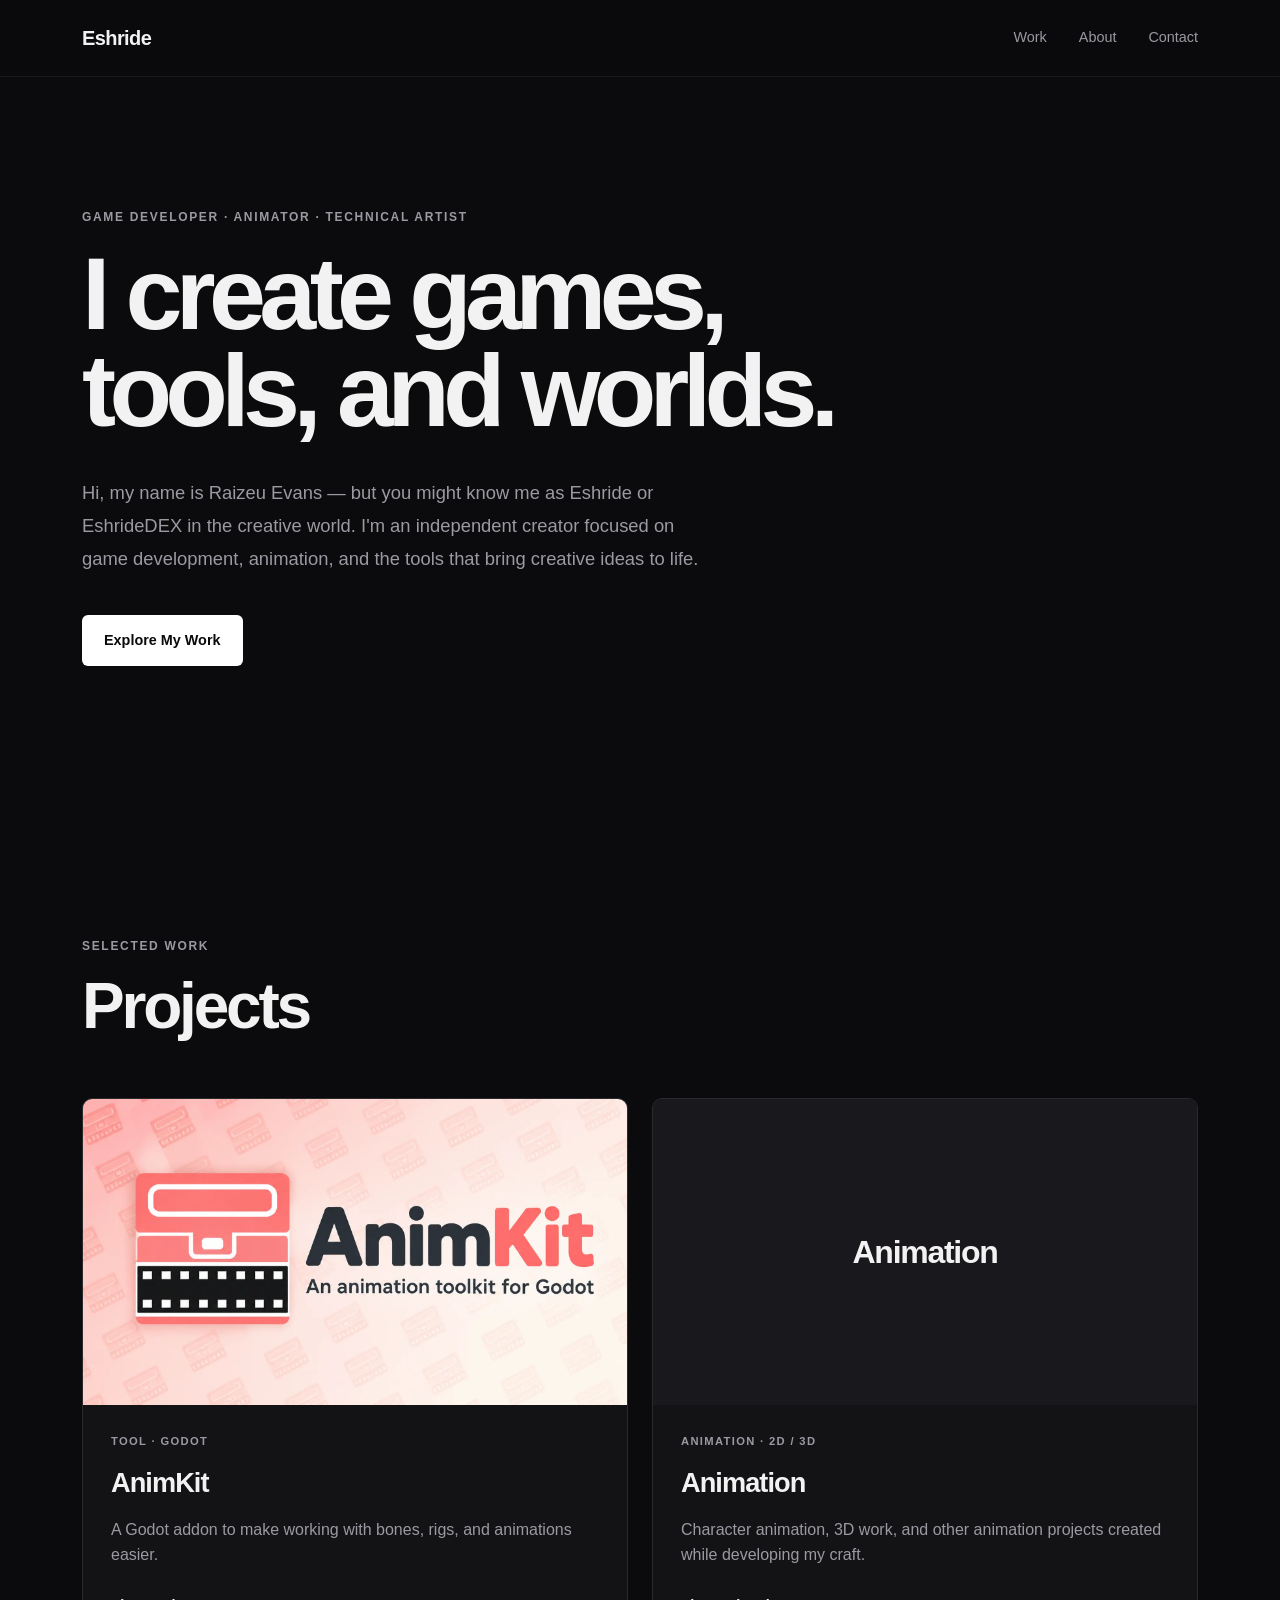
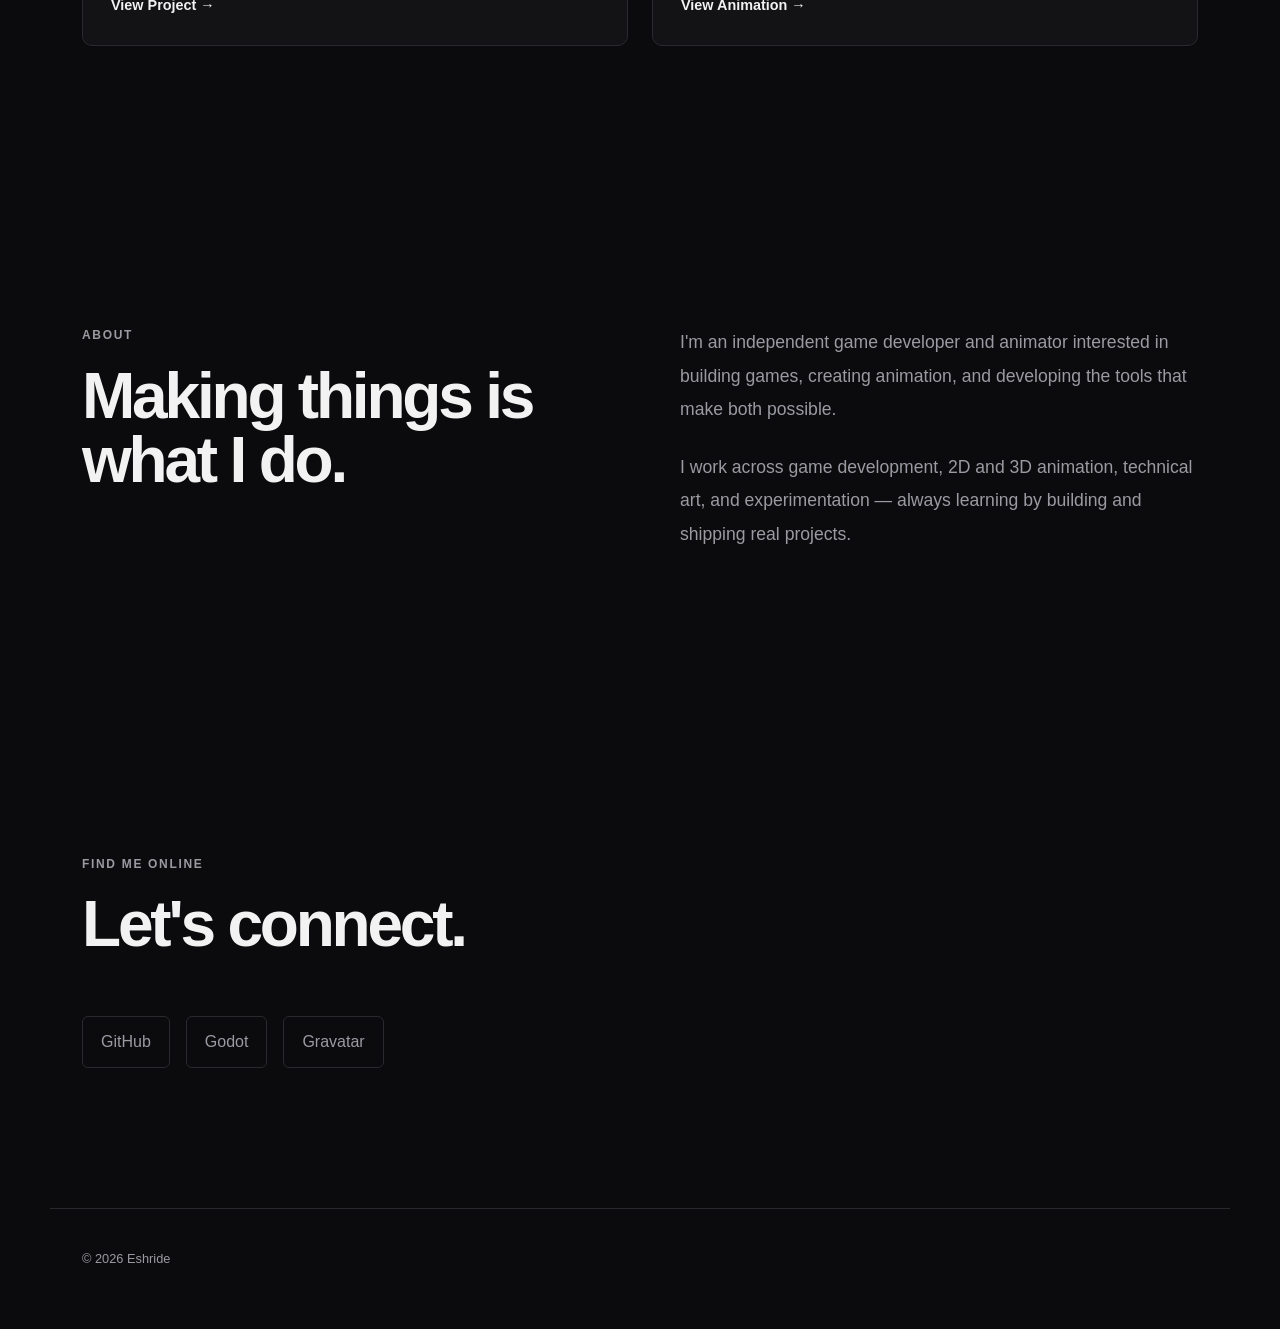
<file: index.html>
<!DOCTYPE html>
<html lang="en">
<head>
	<meta charset="UTF-8">
	<meta name="viewport" content="width=device-width, initial-scale=1.0">

	<title>Eshride — Game Developer & Animator</title>
	<meta
		name="description"
		content="Eshride is a game developer, animator, and technical artist creating games, tools, and animation."
	>

	<link rel="stylesheet" href="style.css">
</head>

<body>

	<header class="site-header">
		<nav class="navbar">
			<a href="#" class="logo">Eshride</a>

			<div class="nav-links">
				<a href="#work">Work</a>
				<a href="#about">About</a>
				<a href="#contact">Contact</a>
			</div>
		</nav>
	</header>


	<main>

		<section class="hero">
			<div class="hero-content">
				<p class="eyebrow">GAME DEVELOPER · ANIMATOR · TECHNICAL ARTIST</p>

				<h1>
					I create games,<br>
					tools, and worlds.
				</h1>

				<p class="hero-description">
					Hi, my name is Raizeu Evans — but you might know me as Eshride or EshrideDEX in the creative world. I'm an independent creator focused on game development, animation, and the tools that bring creative ideas to life.
				</p>

				<a href="#work" class="button">Explore My Work</a>
			</div>
		</section>


		<section id="work" class="section">
			<div class="section-heading">
				<p class="eyebrow">SELECTED WORK</p>
				<h2>Projects</h2>
			</div>

			<div class="project-grid">

				<article class="project-card">
					<div class="project-image project-image-animkit">
						<span></span>
					</div>

					<div class="project-content">
						<p class="project-type">TOOL · GODOT</p>

						<h3>AnimKit</h3>

						<p>
							A Godot addon to make working with bones, rigs, and animations easier.
						</p>

						<a href="projects/animkit/animkit.html" class="project-link">
							View Project →
						</a>
					</div>
				</article>


				</article>


				<article class="project-card">
					<div class="project-image project-image-animation">
						<span>Animation</span>
					</div>

					<div class="project-content">
						<p class="project-type">ANIMATION · 2D / 3D</p>

						<h3>Animation</h3>

						<p>
							Character animation, 3D work, and other animation projects
							created while developing my craft.
						</p>

						<a href="#" class="project-link">
							View Animation →
						</a>
					</div>
				</article>

			</div>
		</section>


		<section id="about" class="section about-section">
			<div class="section-heading">
				<p class="eyebrow">ABOUT</p>
				<h2>Making things is what I do.</h2>
			</div>

			<div class="about-content">
				<p>
					I'm an independent game developer and animator interested in
					building games, creating animation, and developing the tools
					that make both possible.
				</p>

				<p>
					I work across game development, 2D and 3D animation, technical
					art, and experimentation — always learning by building and
					shipping real projects.
				</p>
			</div>
		</section>


		<section id="contact" class="section contact-section">
			<div class="section-heading">
				<p class="eyebrow">FIND ME ONLINE</p>
				<h2>Let's connect.</h2>
			</div>

			<div class="contact-links">
				<a href="https://github.com/EshrideDEX" target="_blank" rel="noopener noreferrer">
					GitHub
				</a>

				<a href="https://godotengine.org/asset-library/asset?user=EshrideDEX" target="_blank" rel="noopener noreferrer">
					Godot
				</a>

				<a href="https://gravatar.com/hard8df72024e35" target="_blank" rel="noopener noreferrer">
					Gravatar
				</a>
			</div>
		</section>

	</main>


	<footer class="site-footer">
		<p>© 2026 Eshride</p>
	</footer>

</body>
</html>
</file>
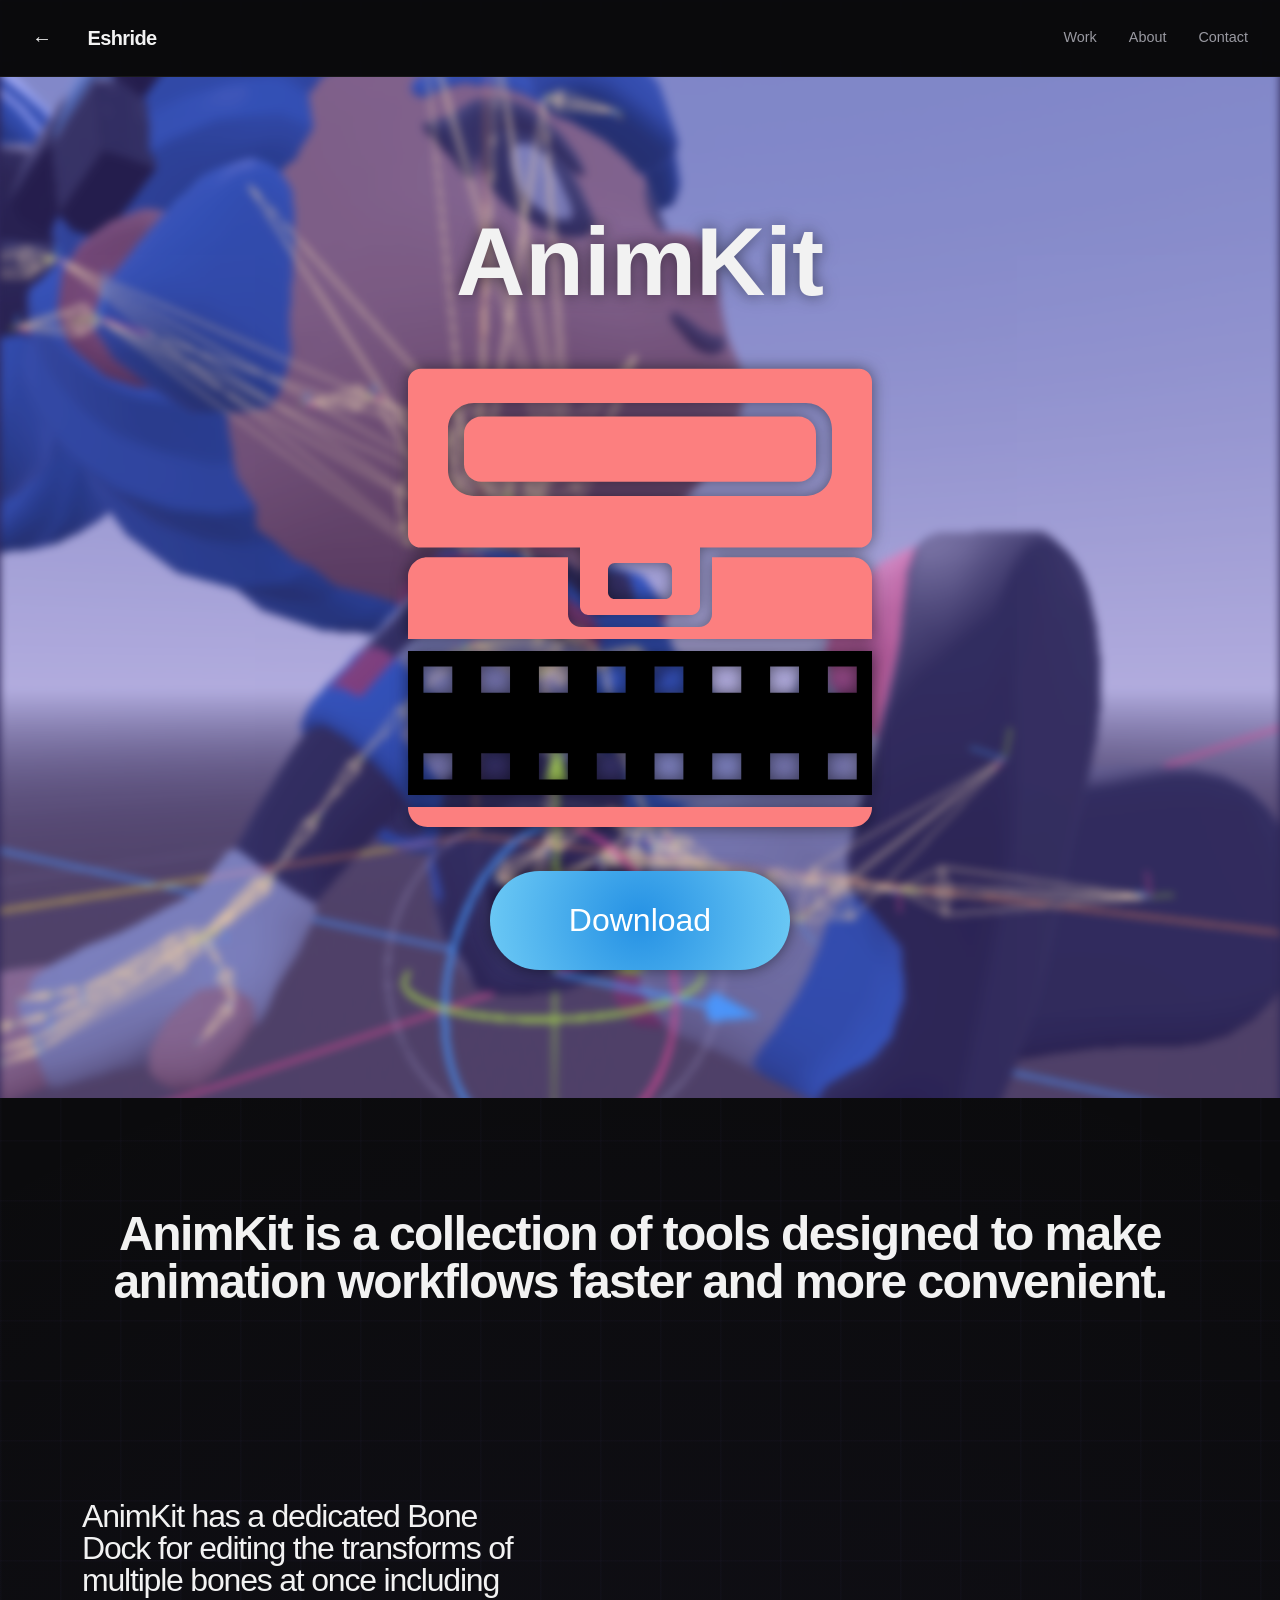
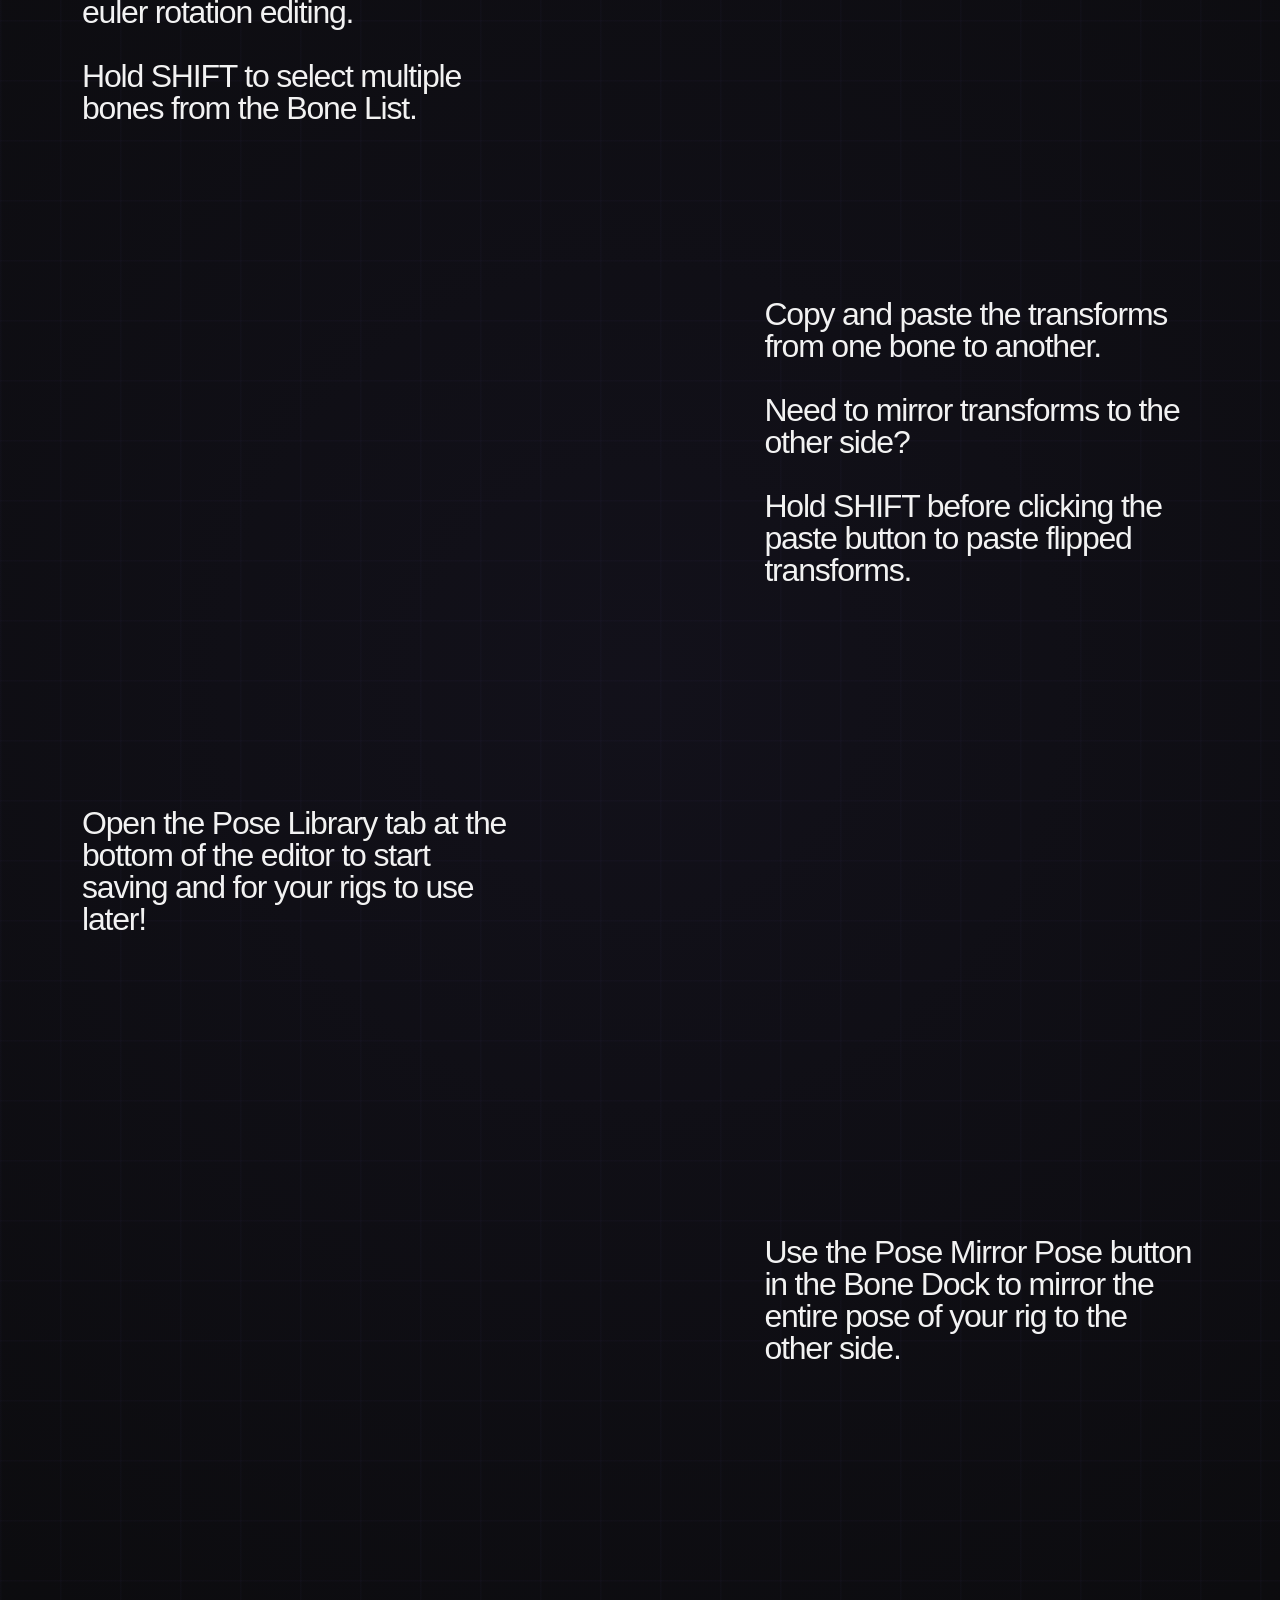
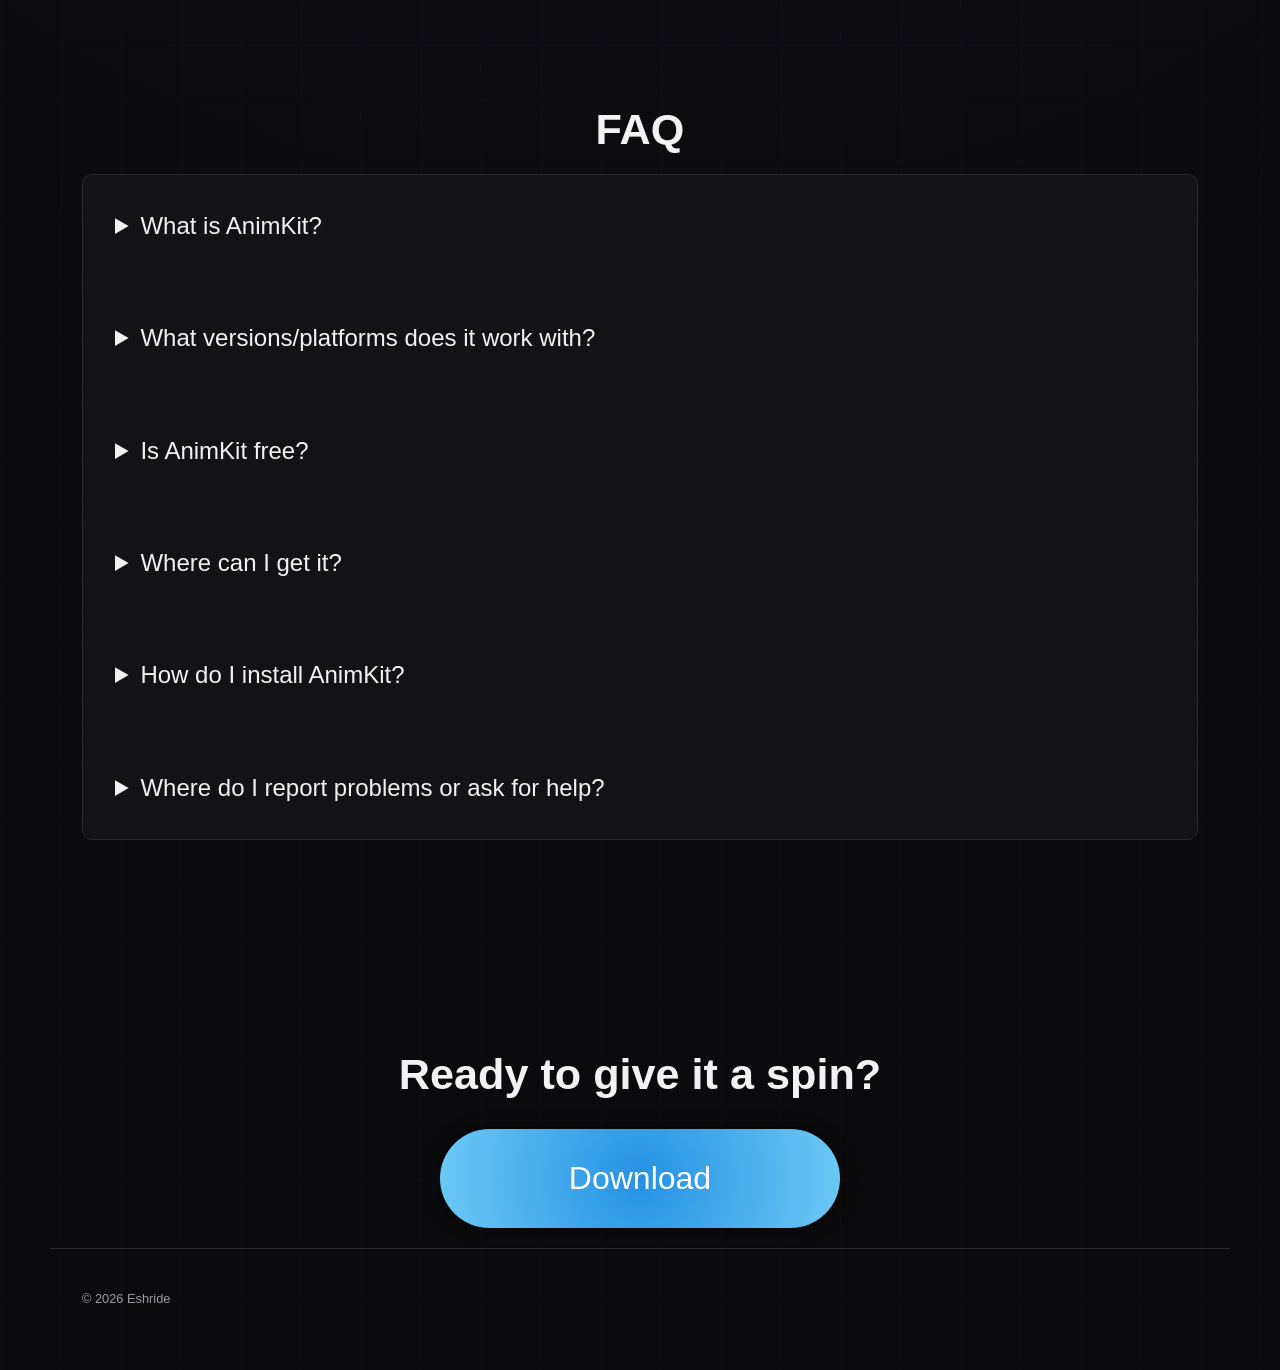
<file: projects/animkit/animkit.html>
<!DOCTYPE html>
<html lang="en">
<head>
	<meta charset="UTF-8">
	<meta name="viewport" content="width=device-width, initial-scale=1.0">

	<title>Eshride — Game Developer & Animator</title>
	<meta
		name="description"
		content="Eshride is a game developer, animator, and technical artist creating games, tools, and animation."
	>

	<link rel="stylesheet" href="../../style.css">
</head>

<body class="animkit-page">

    <header class="site-header">
		<nav class="project-navbar">
			<div class="project-brand">
				<a href="../../index.html" class="back-button">←</a>
				<a href="#" class="logo">Eshride</a>
			</div>

			<div class="nav-links">
				<a href="../index.html#work">Work</a>
				<a href="../index.html#about">About</a>
				<a href="../index.html#contact">Contact</a>
			</div>
		</nav>
	</header>
    
    <main>
        <section class="project-hero">
			<div class="project-hero-background">
				<span></span>
			</div>
			<div class="project-hero-title">
				<h1>AnimKit</h1>
			</div>
			<div class="project-icon project-icon-animkit">
				<span></span>
			</div>
			<div class="hero-download">
				<a class="project-download-button" href="#">
					Download
				</a>
			</div>
		</section>

		<section class="project-details">
			<div class="project-summary">
				<h2>AnimKit is a collection of tools designed to make animation workflows
					faster and more convenient.
				</h2>
			</div>
		</section>

		<section class="project-features">
			<article class="project-feature">
				<div class="project-feature-content">
					<p>
						AnimKit has a dedicated Bone Dock for editing the transforms of multiple bones at once including euler rotation editing.<br><br>
						Hold SHIFT to select multiple bones from the Bone List.
					</p>
				</div>
				<div class="project-feature-image">
					<video autoplay loop muted playsinline>
						<source src="../../assets/animkit/bone_dock.mp4" type="video/mp4">
					</video>
				</div>
			</article>

			<article class="project-feature project-feature-reverse">
				<div class="project-feature-content">
					<p>
						Copy and paste the transforms from one bone to another.<br><br>
						Need to mirror transforms to the other side?<br><br>
						Hold SHIFT before clicking the paste button to paste flipped transforms.
					</p>
				</div>
				<div class="project-feature-image">
					<video autoplay loop muted playsinline>
						<source src="../../assets/animkit/copy_paste.mp4" type="video/mp4">
					</video>
				</div>
			</article>

			<article class="project-feature">
				<div class="project-feature-content">
					<p>
						Open the Pose Library tab at the bottom of the editor to start saving and for your rigs to use later!
					</p>
				</div>
				<div class="project-feature-image">
					<video autoplay loop muted playsinline>
						<source src="../../assets/animkit/pose_library.mp4" type="video/mp4">
					</video>
				</div>
			</article>

			<article class="project-feature project-feature-reverse">
				<div class="project-feature-content">
					<p>
						Use the Pose Mirror Pose button in the Bone Dock to mirror the entire pose of your rig to the other side.
					</p>
				</div>
				<div class="project-feature-image">
					<video autoplay loop muted playsinline>
						<source src="../../assets/animkit/pose_mirror.mp4" type="video/mp4">
					</video>
				</div>
			</article>
		</section>
		<section class="project-faq">

			<div class="project-section-header">
				<h2>FAQ</h2>
			</div>

			<div class="project-faq-content">
				<details>
					<summary>What is AnimKit?</summary>
					<p>
						AnimKit is a Godot addon that provides a collection of tools to make working with bones, rigs, and animations easier.
					</p>
				</details>

				<details>
					<summary>What versions/platforms does it work with?</summary>
					<p>
						AnimKit works on every platform supported by Godot, as it is written entirely in GDScript and does not use any compiled binaries. It has been tested with Godot 4.3–4.7 stable stable.
					</p>
				</details>

				<details>
					<summary>Is AnimKit free?</summary>
						<p>
							For now, yes. AnimKit is free and open source. However, as the project grows, it may eventually have a one-time purchase fee.
						</p>
				</details>

				<details>
					<summary>Where can I get it?</summary>
						<p>
							You can download the latest release from the bottom of this page, or you can install it directly in your project through the Godot Asset Library tab in the Godot Editor.
						</p>
				</details>

				<details>
					<summary>How do I install AnimKit?</summary>

					<ol>
						<li>Copy the anim_kit/ folder into your Godot project's addons/ folder</li>
						<li>Enable the plugin in Project → Project Settings → Plugins</li>
					</ol>
				</details>
				
				<details>
					<summary>Where do I report problems or ask for help?</summary>
					<p>
						You can open a new issue over on <a href="https://github.com/EshrideDEX/anim-kit/issues" target="_blank" rel="noopener noreferrer">GitHub</a>.
					</p>
				</details>
			</div>

		</section>

		<section class="project-download">
			<div class="project-section-header">
				<h2>Ready to give it a spin?</h2>
			</div>

			<a class="project-download-button" href="#">
				Download
			</a>
		</section>
	</main>

	<footer class="site-footer">
		<p>© 2026 Eshride</p>
	</footer>

	<script>
		window.addEventListener('scroll', () => {
			// Pass current scroll position into CSS
			document.documentElement.style.setProperty('--scroll-y', `${window.scrollY}px`);
		}, { passive: true });
	</script>

</body>
</html>
</file>
<file: style.css>
:root {
	--background: #0b0b0d;
	--header-height: 100px;
	--header-col: rgba(11, 11, 13, 0.85);
	--surface: #131316;
	--surface-low: #111114;
	--surface-hover: #19191d;
	--text: #f2f2f2;
	--hyperlink: #43a2d5;
	--muted: #9a9aa2;
	--border: #29292e;
	--accent: #ffffff;

	--content-width: 1180px;
	--section-spacing: 140px;
}

.animkit-page {
	--background: #0b0b0d;
	--header-col: rgba(11, 11, 13, 0.85);
	--hero-background: #6e97ee;
	--surface: #131316;
	--surface-low: #111114;
	--surface-hover: #19191d;
	--text: #f2f2f2;
	--muted: #9a9aa2;
	--border: #29292e;
	--accent: #ffffff;

	background:
	radial-gradient(
		circle at center,
		rgba(133, 110, 238, 0.06),
		transparent 55%
	),
	linear-gradient(
		rgba(133, 110, 238, 0.024) 1px,
		transparent 2px
	),
	linear-gradient(
		90deg,
		rgba(125, 110, 238, 0.024) 1px,
		transparent 2px
	);

	background-size:
		100% 100%,
		60px 60px,
		60px 60px;

	background-color: #0b0b0d;
}


* {
	box-sizing: border-box;
	margin: 0;
	padding: 0;
}


html {
	scroll-behavior: smooth;
}


body {
	background: var(--background);
	color: var(--text);
	font-family: -apple-system, BlinkMacSystemFont, "Segoe UI", sans-serif;
	line-height: 1.6;
}


a {
	color: inherit;
	text-decoration: none;
}


.site-header {
	position: sticky;
	top: 0;
	z-index: 100;

	background: var(--header-col);
	backdrop-filter: blur(12px);

	border-bottom: 1px solid rgba(255, 255, 255, 0.06);
}


.navbar {
	max-width: var(--content-width);
	margin: 0 auto;

	display: flex;
	align-items: center;
	justify-content: space-between;

	padding: 22px 32px;
}

.project-brand {
	display: flex;
	align-items: center;
	gap: 12px;
}

.project-navbar {
	max-width: 100vw;
	margin: 0 auto;

	display: flex;
	align-items: center;
	justify-content: space-between;

	padding: 22px 32px;
}

.back-button {
	font-size: 1.25rem;
	font-weight: 700;
	letter-spacing: -0.03em;

	margin-right: 24px;
}


.logo {
	font-size: 1.25rem;
	font-weight: 700;
	letter-spacing: -0.03em;
}


.nav-links {
	display: flex;
	gap: 32px;
}


.nav-links a {
	color: var(--muted);
	font-size: 0.9rem;
	transition: color 0.2s ease;
}


.nav-links a:hover {
	color: var(--text);
}


.hero {
	max-width: var(--content-width);
	min-height: 720px;
	margin: 0 auto;

	display: flex;
	align-items: center;

	padding: 100px 32px;
}


.hero-content {
	max-width: 780px;
}


.eyebrow {
	margin-bottom: 18px;

	color: var(--muted);
	font-size: 0.75rem;
	font-weight: 700;
	letter-spacing: 0.14em;
}


.hero h1 {
	font-size: clamp(3.5rem, 8vw, 7rem);
	line-height: 0.95;
	letter-spacing: -0.065em;
	margin-bottom: 36px;
}


.hero-description {
	max-width: 620px;

	color: var(--muted);
	font-size: 1.15rem;
	line-height: 1.8;

	margin-bottom: 40px;
}


.button {
	display: inline-block;

	padding: 14px 22px;

	background: var(--accent);
	color: var(--background);

	border-radius: 6px;

	font-size: 0.9rem;
	font-weight: 700;

	transition:
		transform 0.2s ease,
		opacity 0.2s ease;
}


.button:hover {
	transform: translateY(-2px);
	opacity: 0.85;
}


.section {
	max-width: var(--content-width);
	margin: 0 auto;

	padding: var(--section-spacing) 32px;
}


.section-heading {
	margin-bottom: 60px;
}


.section-heading h2 {
	font-size: clamp(2.5rem, 5vw, 4rem);
	line-height: 1;
	letter-spacing: -0.05em;
}


.project-grid {
	display: grid;
	grid-template-columns: repeat(2, 1fr);
	gap: 24px;
}


.project-card {
	background: var(--surface);

	border: 1px solid var(--border);
	border-radius: 10px;

	overflow: hidden;

	transition:
		transform 0.25s ease,
		background 0.25s ease;
}


.project-card:hover {
	transform: translateY(-5px);
	background: var(--surface-hover);
}


.project-image {
	flex: 1;
	aspect-ratio: 16 / 9;
	
	display: flex;
	align-items: center;
	justify-content: center;
	
	background-color: #1a1a1f;
	background-size: contain;
	background-position: center;
	background-repeat: no-repeat;
	
	font-size: 2rem;
	font-weight: 700;
	letter-spacing: -0.04em;
}


.project-hero {
	position: relative;
	min-height: 100vh;
	
	display: flex;
	align-items: center;
	justify-content: center;
	flex-direction: column;
	
	padding: 108px;
	
	overflow: hidden;
}


.project-hero::before {
	content: "";
    position: absolute;
    inset: -200px 0;
	
    background-image: url("assets/animkit/hero_bg.png");
    background-size: cover;
    background-position: center;
    background-repeat: no-repeat;
	
    filter: blur(4px);
    z-index: -1;
	
    transform: translateY(calc(var(--scroll-y, 0px) * 0.2));
    will-change: transform;
}


.project-hero::after {
	content: "";
	position: absolute;
	inset: 0;
	
	background: rgba(121, 98, 255, 0.3);
	
	z-index: -1;
}


.project-hero-title {
	text-align: center;
	font-size: 4rem;
	
	filter: drop-shadow(0 0 8px rgba(0, 0, 0, 0.5));
}


.project-icon {
	width: 512px;
	height: 512px;
	
	background-image: url("assets/animkit/animkit_icon.svg");
	background-size: contain;
	background-position: center;
	background-repeat: no-repeat;
	
	filter: drop-shadow(0 0 8px rgba(0, 0, 0, 0.5));
}


.project-details {
	max-width: var(--content-width);
	min-height: 100px;
	margin: 80px auto;
	
	display: flex;
	flex-direction: column;
	align-items: center;
	
	padding: 32px 32px;
}


.project-summary {
	color: var(--text);
	font-size: 2rem;
	line-height: 1;
	letter-spacing: -0.05em;

	text-align: center;
}


.project-features {
	display: flex;
	flex-direction: column;
	align-items: center;
	gap: 40px;

	max-width: var(--content-width);

	margin: 80px auto;
}


.project-feature {
	width: 100%;

	display: flex;
	flex-direction: row;

	overflow: hidden;

	font-size: 1.5rem;
	line-height: 1;
	letter-spacing: -0.05em;

	padding: 32px;
	gap: 32px;
}


.project-feature-reverse {
	flex-direction: row-reverse;
}


.project-feature-content {
	width: 40%;
	align-self: center;

	font-size: 2rem;
}


.project-feature-image {
	width: 60%;
}


.project-feature-image video {
	width: 100%;
	height: auto;
	display: block;

	border-radius: 10px;
}


.project-section-header {
	color: var(--text);
	font-size: 1.8rem;
	
	display: flex;
	justify-content: center;
	text-align: center;
}

.project-faq {
	font-size: 1.2rem;
	
	max-width: var(--content-width);
	margin: 200px auto;
	padding: 0 32px;
}


.project-faq a {
	color: var(--hyperlink);
}

.project-faq-content {
	background: var(--surface);
	border: 1px solid var(--border);
	border-radius: 10px;
	overflow: hidden;

	margin: 10px auto;
	display: flex;
	flex-direction: column;
	gap: 10px;
}


.project-faq-content p {
	color: var(--muted);
	background: var(--surface-low);
	border-radius: 10px;

	padding: 20px 50px;
	margin-bottom: 8px;
}


.project-faq-content ol {
	color: var(--muted);
	background: var(--surface-low);
	border-radius: 10px;

	padding: 20px 50px;
	margin-bottom: 8px;
}


.project-faq-content summary{
	color: var(--text);
	background: var(--surface);
	border-radius: 10px;

	font-size: 1.5rem;
	padding: 32px;

	transition: background 0.2s ease-in;
}


.project-faq-content summary:hover {
	background: var(--surface-hover);
}


.project-download-button {
	color: var(--accent);
	background: radial-gradient(circle, #2591e4, #6dcaf5);
	border-radius: 50px;

	filter: drop-shadow(0 0 8px rgba(0, 0, 0, 0.5));

	display: flex;
	max-width: 400px;
	min-width: 300px;
	margin: 20px auto;

	font-size: 2rem;
	justify-content: center;
	padding: 24px;

	position: relative;
	z-index: 1;
	overflow: hidden;

	transition: transform 0.3s ease;
}


.project-download-button::before {
	content: "";
	position: absolute;
	top: 0;
	left: 0;
	width: 100%;
	height: 100%;
	z-index: -1;
	border-radius: 50px;

	background: radial-gradient(circle, #43aeff, #acf3ff);
	
	opacity: 0;
	transition: opacity 0.3s ease;
}


.project-download-button:hover {
	transform: scale(1.1);
}


.project-download-button:hover::before {
	opacity: 1;
}


.project-icon-animkit {
	background-image: url("assets/animkit/animkit_icon.svg");
}


.project-image-animkit {
	background-color: #17171b;
	background-image: url("assets/animkit/card_animkit.webp");
	background-size: 100% 100%;
	background-position: center;
	background-repeat: no-repeat;
}


.project-image-luminara {
	background-color: #1b1b20;
}


.project-image-unwoven {
	background-color: #151518;
}


.project-image-animation {
	background-color: #19191d;
}


.project-content {
	padding: 28px;
}


.project-type {
	margin-bottom: 10px;

	color: var(--muted);
	font-size: 0.7rem;
	font-weight: 700;
	letter-spacing: 0.12em;
}


.project-content h3 {
	margin-bottom: 12px;

	font-size: 1.7rem;
	letter-spacing: -0.035em;
}


.project-content p:not(.project-type) {
	color: var(--muted);
	margin-bottom: 24px;
}


.project-link {
	font-size: 0.9rem;
	font-weight: 700;
}


.project-link:hover {
	text-decoration: underline;
}


.about-section {
	display: grid;
	grid-template-columns: 1fr 1fr;
	gap: 80px;
	align-items: start;
}


.about-section .section-heading {
	margin-bottom: 0;
}


.about-content {
	max-width: 600px;
}


.about-content p {
	color: var(--muted);
	font-size: 1.1rem;
	line-height: 1.9;
	margin-bottom: 24px;
}


.contact-links {
	display: flex;
	flex-wrap: wrap;
	gap: 16px;
}


.contact-links a {
	padding: 12px 18px;

	border: 1px solid var(--border);
	border-radius: 6px;

	color: var(--muted);

	transition:
		color 0.2s ease,
		border-color 0.2s ease;
}


.contact-links a:hover {
	color: var(--text);
	border-color: #55555c;
}


.site-footer {
	max-width: var(--content-width);
	margin: 0 auto;

	padding: 40px 32px 60px;

	border-top: 1px solid var(--border);

	color: var(--muted);
	font-size: 0.8rem;
}


@media (max-width: 700px) {

	.navbar {
		padding: 18px 20px;
	}


	.nav-links {
		gap: 16px;
	}


	.hero {
		min-height: 620px;
		padding: 80px 20px;
	}


	.hero h1 {
		font-size: clamp(3rem, 15vw, 5rem);
	}


	.section {
		padding: 90px 20px;
	}


	.project-grid {
		grid-template-columns: 1fr;
	}


	.about-section {
		grid-template-columns: 1fr;
		gap: 40px;
	}


	.section-heading {
		margin-bottom: 40px;
	}


	/* Project page */

	.project-hero {
		min-height: 80vh;
		padding: 36px 20px;
	}

	.project-hero::before {
		background-size: cover;
	}

	.project-icon {
		width: 280px;
		height: 280px;
	}

	.project-hero-title {
		font-size: 3rem;
	}

	.project-details {
		margin: 40px auto;
		padding: 10px;
	}

	.project-summary {
		font-size: 1.8rem;
	}

	.project-section-header {
		font-size: 1.5rem;
	}

	.project-features {
		margin: 30px auto;
	}

	.project-feature {
		flex-direction: column;
		gap: 24px;
		padding: 20px;
	}

	.project-feature-reverse {
		flex-direction: column;
	}

	.project-feature-content {
		width: 100%;
		font-size: 1.5rem;
	}

	.project-feature-image {
		width: 100%;
	}

	.project-download-button {
		min-width: 250px;
		width: 80%;
		max-width: 300px;

		font-size: 1.2rem;
		padding: 14px;

		margin: 40px auto;
	}

	.project-faq {
		margin: 60px auto;
	}

	.project-faq-content {
		gap: 0px;
	}

	.project-faq-content summary{
		font-size: 1.4rem;
	}
}
</file>
